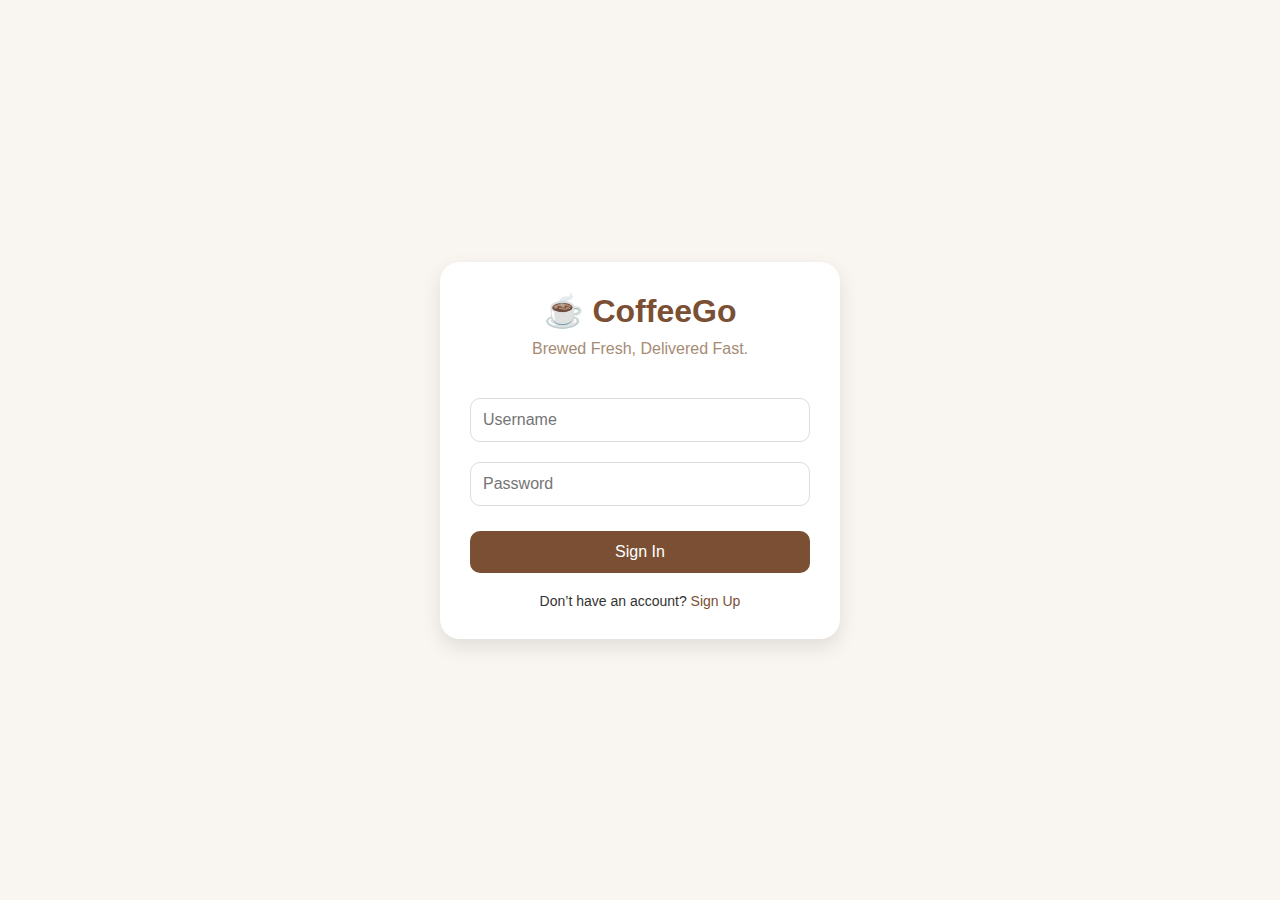
<file: index.html>
<!DOCTYPE html>
<html lang="en">
<head>
  <meta charset="UTF-8" />
  <meta name="viewport" content="width=device-width, initial-scale=1.0"/>
  <title>Coffee App - Login</title>
  <link rel="stylesheet" href="style.css" />
</head>
<body>
  <div class="login-container">
    <h1 class="brand">☕ CoffeeGo</h1>
    <p class="tagline">Brewed Fresh, Delivered Fast.</p>

    <input type="text" placeholder="Username" class="input-box" />
    <input type="password" placeholder="Password" class="input-box" />

    <button class="btn" onclick="location.href='home.html'">Sign In</button>
    
    <p class="signup-text">Don’t have an account? <a href="signup.html">Sign Up</a></p>
  </div>
</body>
</html>
</file>
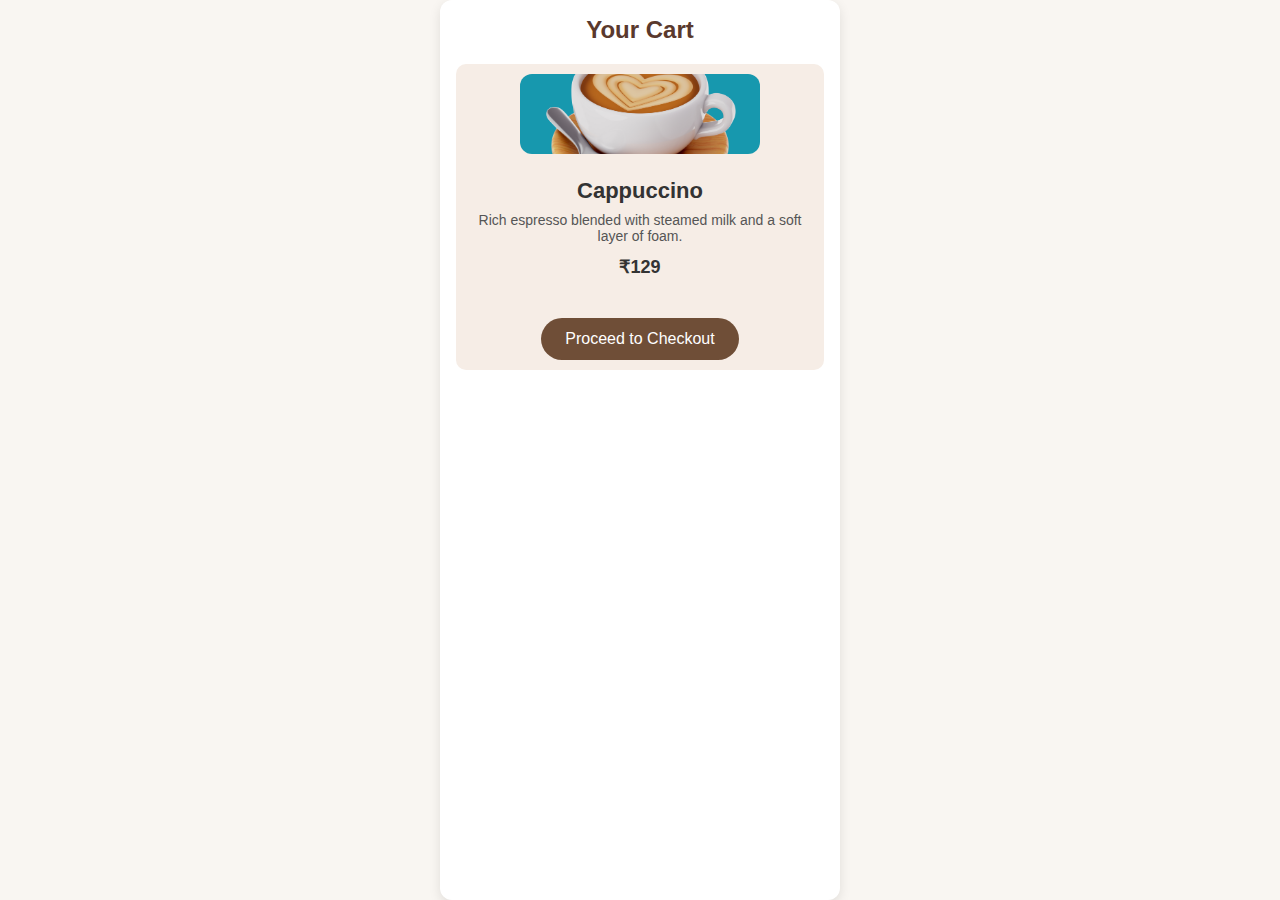
<file: cartcappuccino.html>
<!DOCTYPE html>
<html lang="en">
<head>
  <meta charset="UTF-8" />
  <meta name="viewport" content="width=device-width, initial-scale=1.0"/>
  <title>CoffeeGo - Cart</title>
  <link rel="stylesheet" href="style.css" />
</head>
<body>
  <div class="cart-container">
    <h2>Your Cart</h2>

    <div class="cart-item">
      <img src="10602107.jpg" alt="Cappuccino" class="cart-img" />
      <h3 class="cart-coffee-name">Cappuccino</h3>
      <p class="cart-coffee-desc">Rich espresso blended with steamed milk and a soft layer of foam.</p>
      <p class="cart-price">₹129</p>
      <a href="checkout.html"> <button class="checkout-btn">Proceed to Checkout</button></a>
     
    </div>
  </div>
</body>
</html>
</file>
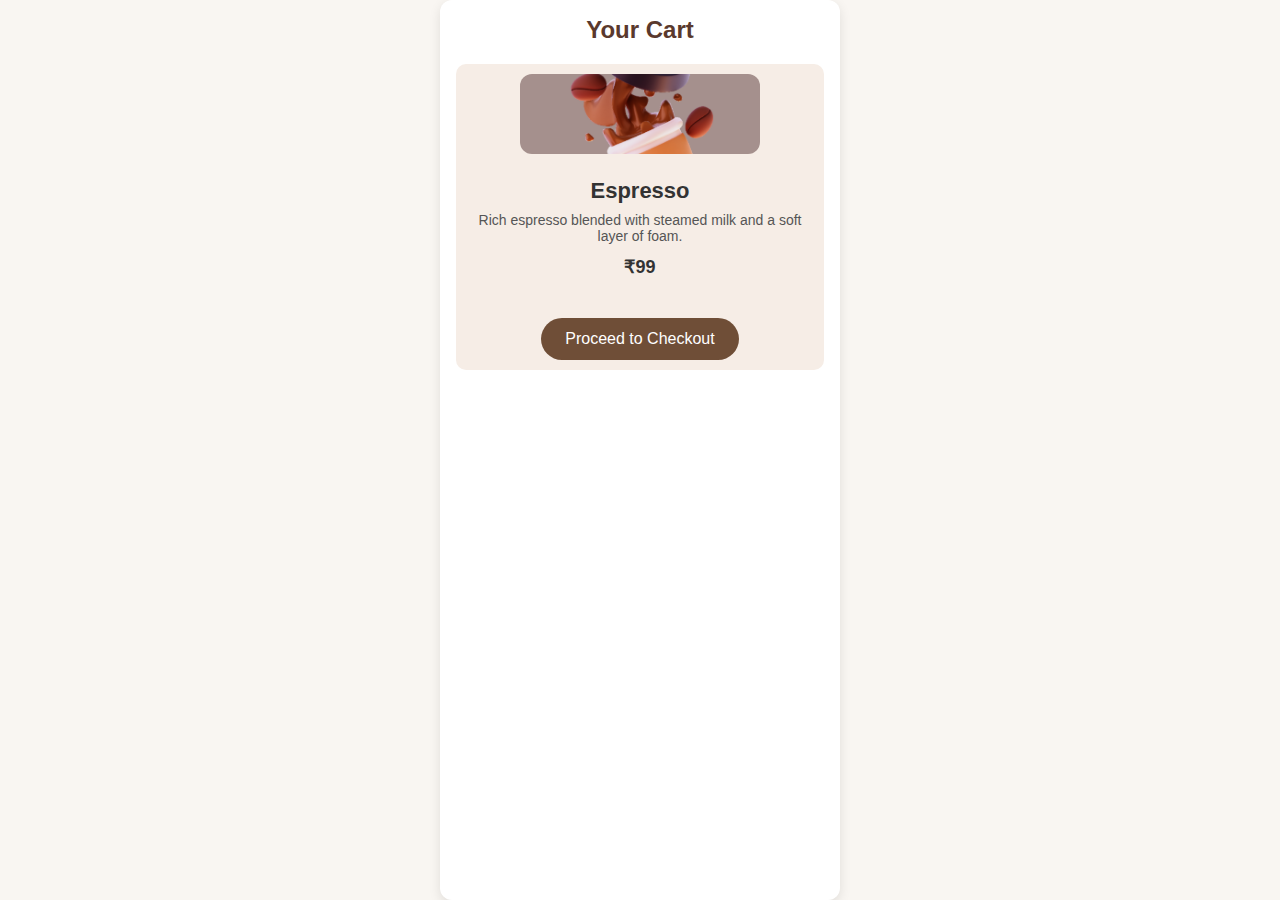
<file: cartespresso.html>
<!DOCTYPE html>
<html lang="en">
<head>
  <meta charset="UTF-8" />
  <meta name="viewport" content="width=device-width, initial-scale=1.0"/>
  <title>CoffeeGo - Cart</title>
  <link rel="stylesheet" href="style.css" />
</head>
<body>
  <div class="cart-container">
    <h2>Your Cart</h2>

    <div class="cart-item">
      <img src="52332f3d-b537-4c6e-b2c6-764a68017979.jpg" alt="Cappuccino" class="cart-img" />
      <h3 class="cart-coffee-name">Espresso</h3>
      <p class="cart-coffee-desc">Rich espresso blended with steamed milk and a soft layer of foam.</p>
      <p class="cart-price">₹99<p>
      <a href="checkout.html"> <button class="checkout-btn">Proceed to Checkout</button></a>
     
    </div>
  </div>
</body>
</html>
</file>
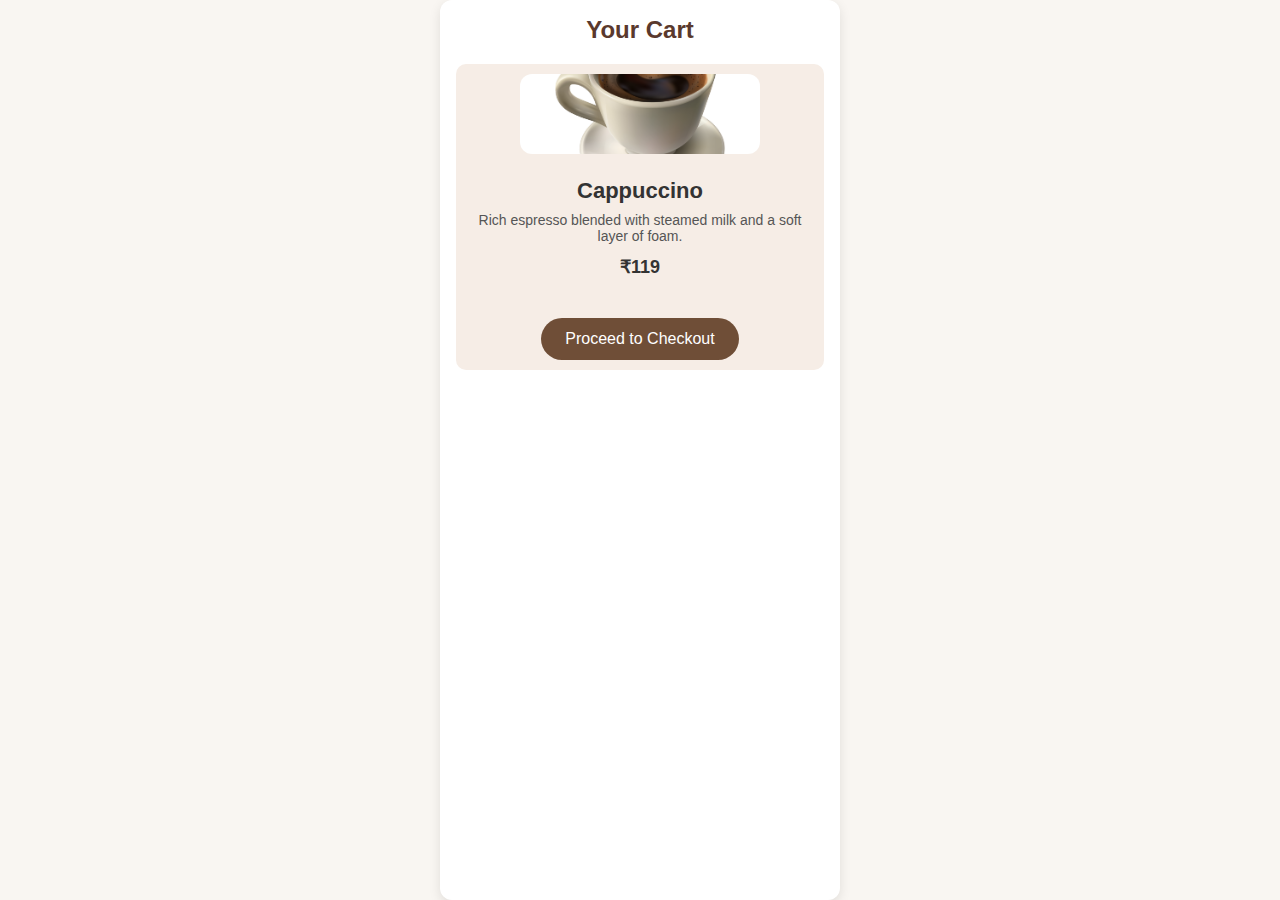
<file: cartlatte.html>
<!DOCTYPE html>
<html lang="en">
<head>
  <meta charset="UTF-8" />
  <meta name="viewport" content="width=device-width, initial-scale=1.0"/>
  <title>CoffeeGo - Cart</title>
  <link rel="stylesheet" href="style.css" />
</head>
<body>
  <div class="cart-container">
    <h2>Your Cart</h2>

    <div class="cart-item">
      <img src="1909.i305.022.P.m005.c20.realistic coffee set-02.jpg" alt="Cappuccino" class="cart-img" />
      <h3 class="cart-coffee-name">Cappuccino</h3>
      <p class="cart-coffee-desc">Rich espresso blended with steamed milk and a soft layer of foam.</p>
      <p class="cart-price">₹119</p>
      <a href="checkout.html"> <button class="checkout-btn">Proceed to Checkout</button></a>
     
    </div>
  </div>
</body>
</html>
</file>
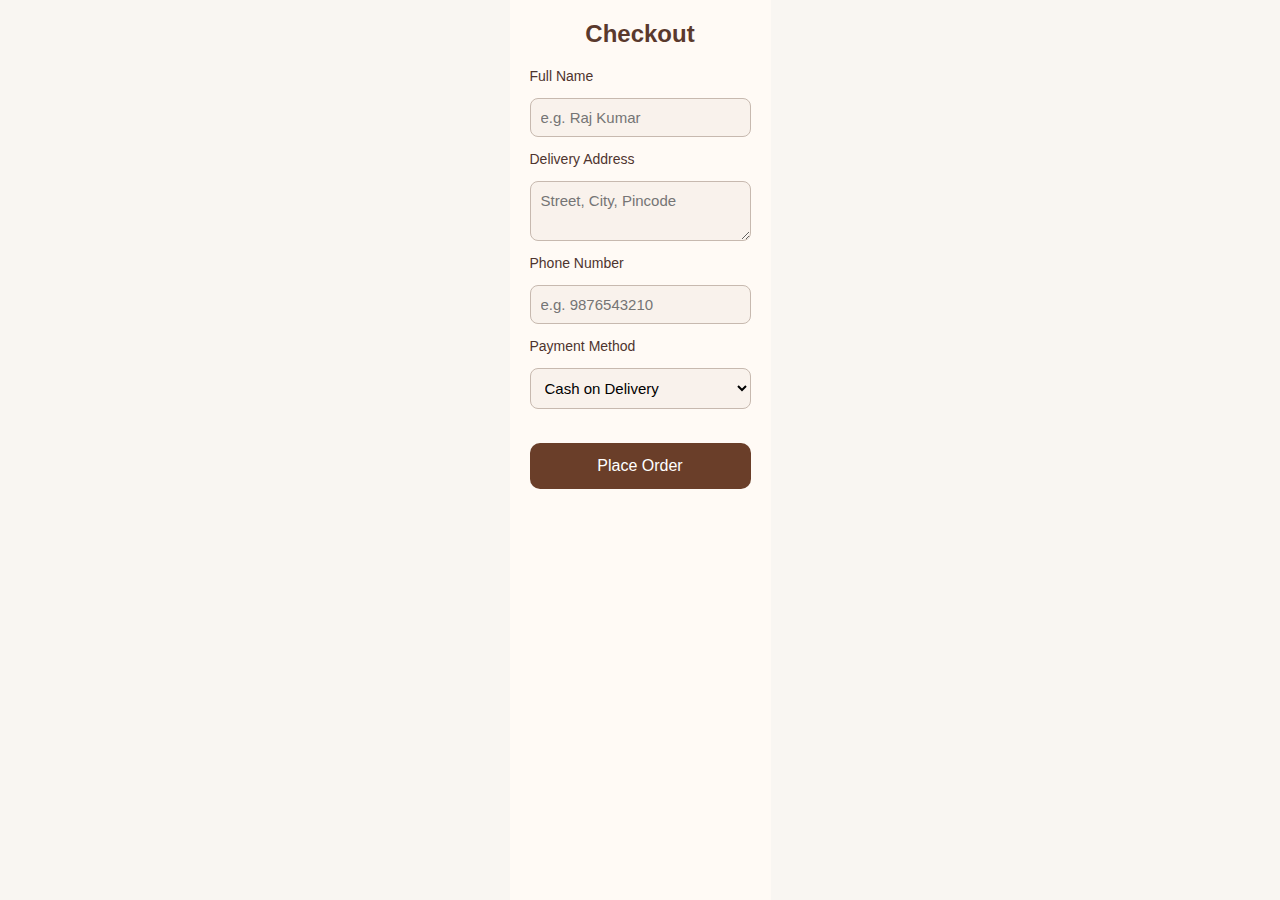
<file: checkout.html>
<!DOCTYPE html>
<html lang="en">
<head>
  <meta charset="UTF-8" />
  <meta name="viewport" content="width=device-width, initial-scale=1.0"/>
  <title>CoffeeGo - Checkout</title>
  <link rel="stylesheet" href="style.css" />
</head>
<body>
  <div class="checkout-container">
    <h2>Checkout</h2>

    <form class="checkout-form">
      <label for="name">Full Name</label>
      <input type="text" id="name" placeholder="e.g. Raj Kumar" required>

      <label for="address">Delivery Address</label>
      <textarea id="address" placeholder="Street, City, Pincode" required></textarea>

      <label for="phone">Phone Number</label>
      <input type="tel" id="phone" placeholder="e.g. 9876543210" required>

      <label for="payment">Payment Method</label>
      <select id="payment">
        <option>Cash on Delivery</option>
        <option>UPI</option>
        <option>Credit/Debit Card</option>
      </select>

      <button type="submit" class="place-order-btn" onclick="location.href='confirmation.html'">Place Order</button>
    </form>
  </div>
</body>
</html>
</file>
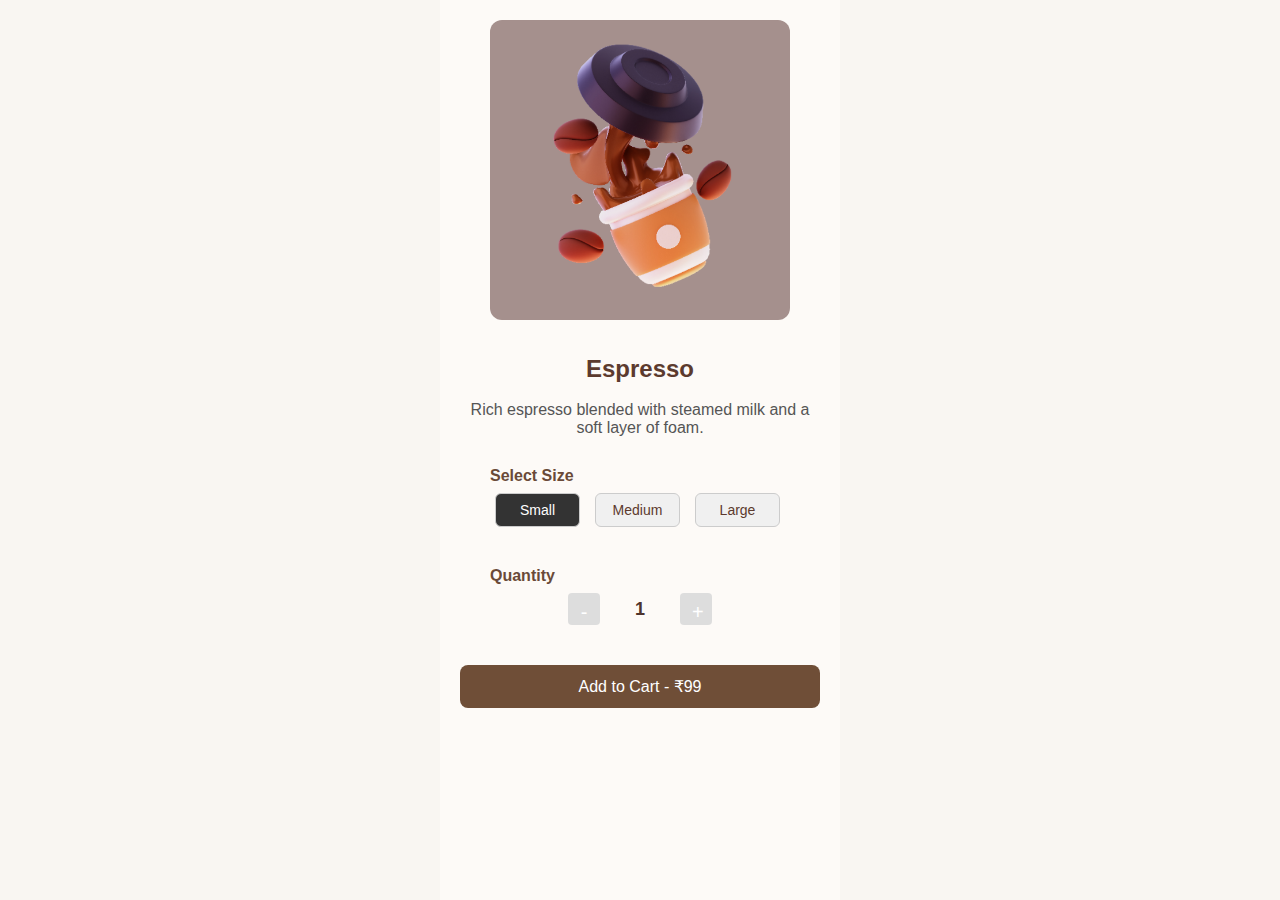
<file: detailscappucino.html>
<!DOCTYPE html>
<html lang="en">
<head>
  <meta charset="UTF-8" />
  <meta name="viewport" content="width=device-width, initial-scale=1.0"/>
  <title>CoffeeGo - Coffee Details</title>
  <link rel="stylesheet" href="style.css" />
  <style>
    /* Basic styles just for clarity */
    .details-container {
      padding: 20px;
      font-family: sans-serif;
      max-width: 400px;
      margin: auto;
    }

    .coffee-image {
      width: 100%;
      border-radius: 12px;
    }

    .coffee-name {
      font-size: 24px;
      margin-top: 15px;
    }

    .coffee-desc {
      color: #555;
      margin: 10px 0;
    }

    .options-group {
      margin: 20px 0;
    }

    .options .size-option {
      padding: 8px 16px;
      margin-right: 10px;
      border: 1px solid #ccc;
      border-radius: 6px;
      background-color: #f0f0f0;
      cursor: pointer;
    }

    .size-option.active {
      background-color: #333;
      color: white;
    }

    .quantity-selector {
      display: flex;
      align-items: center;
    }

    .qty-btn {
      width: 32px;
      height: 32px;
      font-size: 20px;
      border: none;
      background-color: #ddd;
      cursor: pointer;
      border-radius: 4px;
    }

    .qty-number {
      margin: 0 12px;
      font-size: 18px;
      width: 24px;
      text-align: center;
    }

    .add-cart-btn {
      margin-top: 20px;
      padding: 12px;
      width: 100%;
      font-size: 16px;
      background-color: #6f4e37;
      color: white;
      border: none;
      border-radius: 8px;
      cursor: pointer;
    }
  </style>
</head>
<body>
  <div class="details-container">
    <img class="coffee-image" src="52332f3d-b537-4c6e-b2c6-764a68017979.jpg" alt="Coffee" />

    <h2 class="coffee-name">Espresso</h2>
    <p class="coffee-desc">Rich espresso blended with steamed milk and a soft layer of foam.</p>

    <div class="options-group">
      <h4>Select Size</h4>
      <div class="options">
        <button class="size-option active">Small</button>
        <button class="size-option">Medium</button>
        <button class="size-option">Large</button>
      </div>
    </div>

    <div class="options-group">
      <h4>Quantity</h4>
      <div class="quantity-selector">
        <button class="qty-btn" onclick="changeQty(-1)">-</button>
        <span class="qty-number" id="qty">1</span>
        <button class="qty-btn" onclick="changeQty(1)">+</button>
      </div>
    </div>

    <button class="add-cart-btn" onclick="location.href='cartespresso.html'">Add to Cart - ₹<span id="price">99</span></button>
  </div>

  <script>
    let qty = 1;
    const basePrice = 99;

    function changeQty(amount) {
      qty += amount;
      if (qty < 1) qty = 1;
      document.getElementById("qty").innerText = qty;
      document.getElementById("price").innerText = basePrice * qty;
    }

    // Optional: make size selection interactive
    const sizeButtons = document.querySelectorAll(".size-option");
    sizeButtons.forEach(btn => {
      btn.addEventListener("click", () => {
        sizeButtons.forEach(b => b.classList.remove("active"));
        btn.classList.add("active");
      });
    });
  </script>
</body>
</html>
</file>
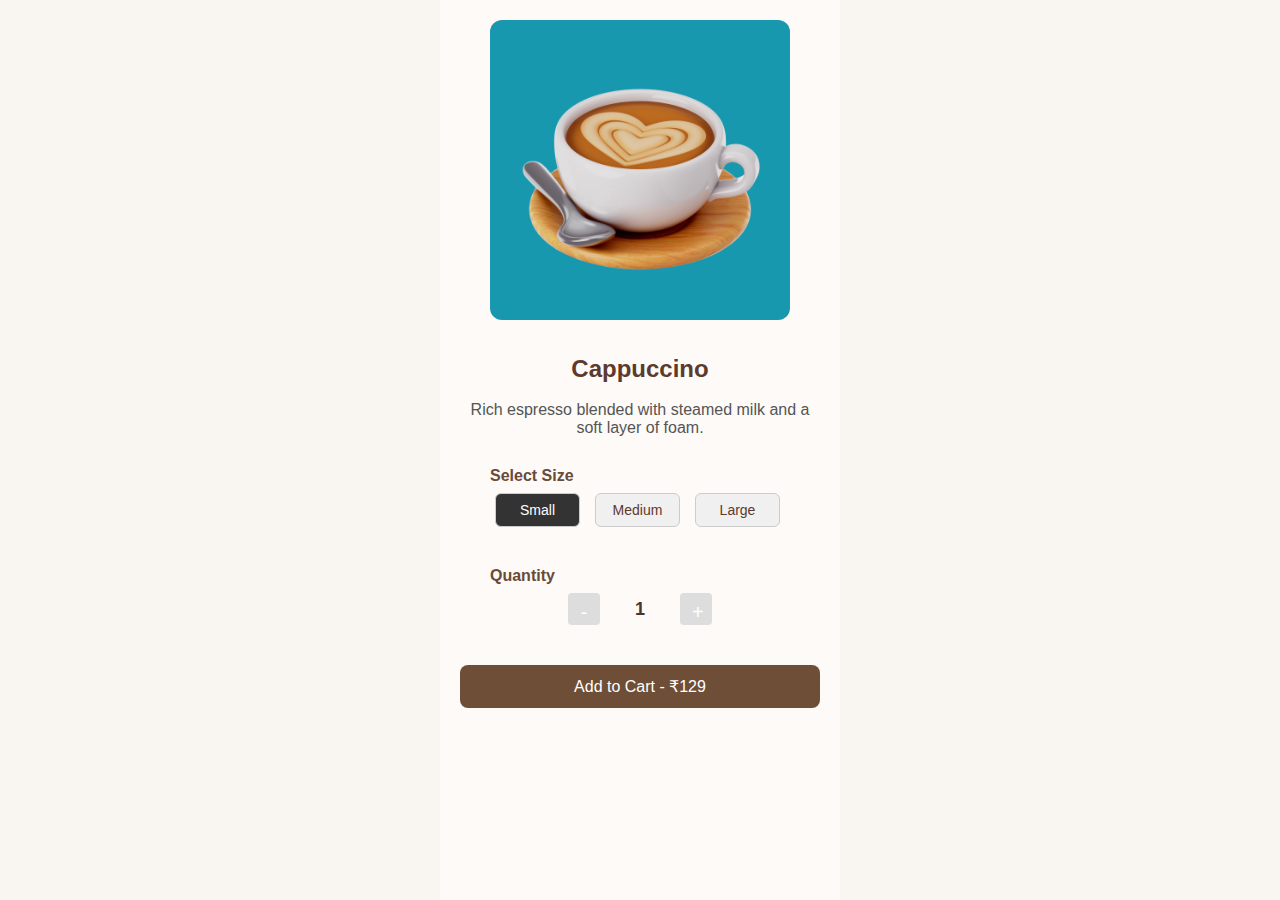
<file: detailsesspresso.html>
<!DOCTYPE html>
<html lang="en">
<head>
  <meta charset="UTF-8" />
  <meta name="viewport" content="width=device-width, initial-scale=1.0"/>
  <title>CoffeeGo - Coffee Details</title>
  <link rel="stylesheet" href="style.css" />
  <style>
    /* Basic styles just for clarity */
    .details-container {
      padding: 20px;
      font-family: sans-serif;
      max-width: 400px;
      margin: auto;
    }

    .coffee-image {
      width: 100%;
      border-radius: 12px;
    }

    .coffee-name {
      font-size: 24px;
      margin-top: 15px;
    }

    .coffee-desc {
      color: #555;
      margin: 10px 0;
    }

    .options-group {
      margin: 20px 0;
    }

    .options .size-option {
      padding: 8px 16px;
      margin-right: 10px;
      border: 1px solid #ccc;
      border-radius: 6px;
      background-color: #f0f0f0;
      cursor: pointer;
    }

    .size-option.active {
      background-color: #333;
      color: white;
    }

    .quantity-selector {
      display: flex;
      align-items: center;
    }

    .qty-btn {
      width: 32px;
      height: 32px;
      font-size: 20px;
      border: none;
      background-color: #ddd;
      cursor: pointer;
      border-radius: 4px;
    }

    .qty-number {
      margin: 0 12px;
      font-size: 18px;
      width: 24px;
      text-align: center;
    }

    .add-cart-btn {
      margin-top: 20px;
      padding: 12px;
      width: 100%;
      font-size: 16px;
      background-color: #6f4e37;
      color: white;
      border: none;
      border-radius: 8px;
      cursor: pointer;
    }
  </style>
</head>
<body>
  <div class="details-container">
    <img class="coffee-image" src="10602107.jpg" alt="Coffee" />

    <h2 class="coffee-name">Cappuccino</h2>
    <p class="coffee-desc">Rich espresso blended with steamed milk and a soft layer of foam.</p>

    <div class="options-group">
      <h4>Select Size</h4>
      <div class="options">
        <button class="size-option active">Small</button>
        <button class="size-option">Medium</button>
        <button class="size-option">Large</button>
      </div>
    </div>

    <div class="options-group">
      <h4>Quantity</h4>
      <div class="quantity-selector">
        <button class="qty-btn" onclick="changeQty(-1)">-</button>
        <span class="qty-number" id="qty">1</span>
        <button class="qty-btn" onclick="changeQty(1)">+</button>
      </div>
    </div>
    

    <button class="add-cart-btn" onclick="location.href='cartcappuccino.html'">Add to Cart - ₹<span id="price">129</span></button>
  </div>

  <script>
    let qty = 1;
    const basePrice = 129;

    function changeQty(amount) {
      qty += amount;
      if (qty < 1) qty = 1;
      document.getElementById("qty").innerText = qty;
      document.getElementById("price").innerText = basePrice * qty;
    }

    // Optional: make size selection interactive
    const sizeButtons = document.querySelectorAll(".size-option");
    sizeButtons.forEach(btn => {
      btn.addEventListener("click", () => {
        sizeButtons.forEach(b => b.classList.remove("active"));
        btn.classList.add("active");
      });
    });
  </script>
</body>
</html>
</file>
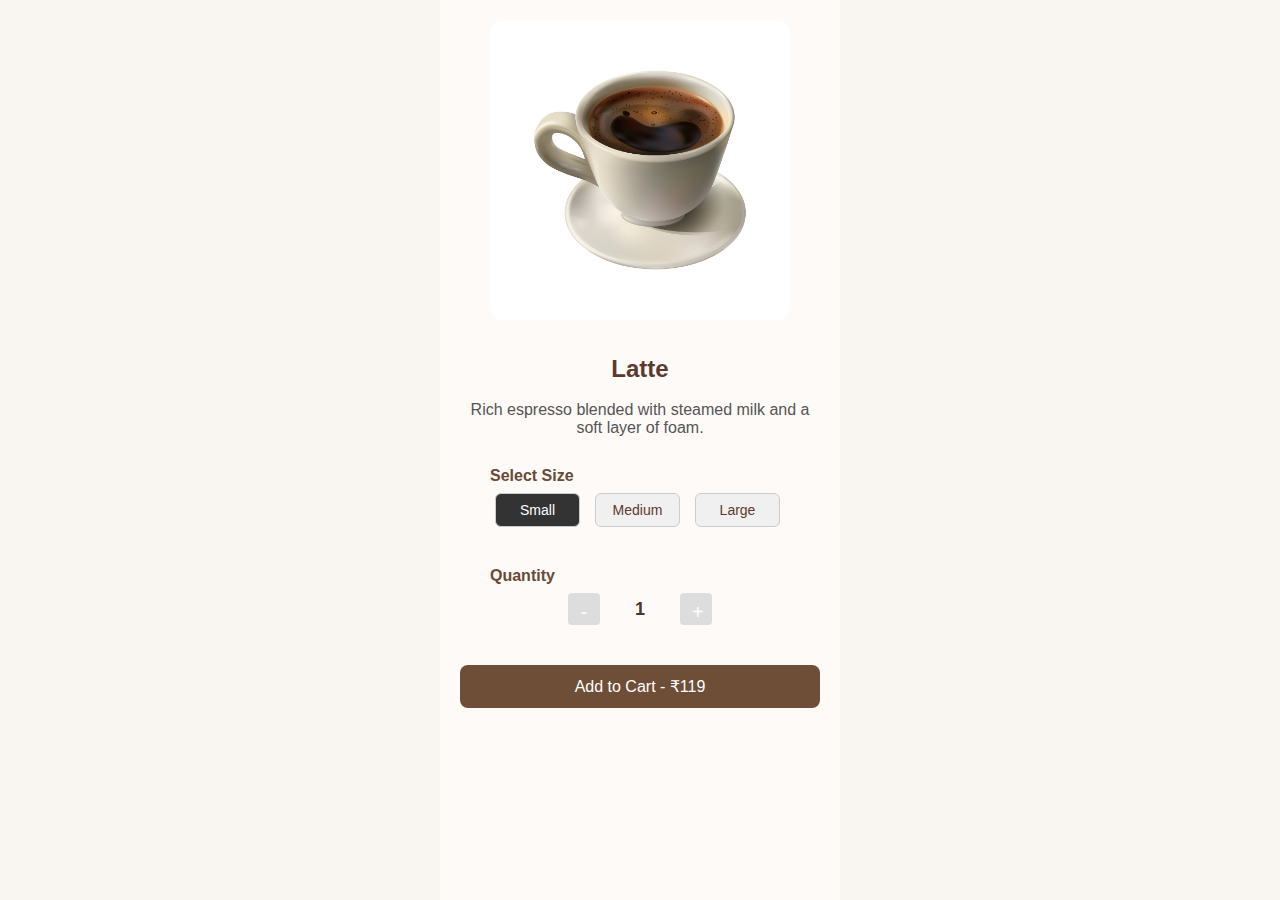
<file: detailslatte.html>
<!DOCTYPE html>
<html lang="en">
<head>
  <meta charset="UTF-8" />
  <meta name="viewport" content="width=device-width, initial-scale=1.0"/>
  <title>CoffeeGo - Coffee Details</title>
  <link rel="stylesheet" href="style.css" />
  <style>
    /* Basic styles just for clarity */
    .details-container {
      padding: 20px;
      font-family: sans-serif;
      max-width: 400px;
      margin: auto;
    }

    .coffee-image {
      width: 100%;
      border-radius: 12px;
    }

    .coffee-name {
      font-size: 24px;
      margin-top: 15px;
    }

    .coffee-desc {
      color: #555;
      margin: 10px 0;
    }

    .options-group {
      margin: 20px 0;
    }

    .options .size-option {
      padding: 8px 16px;
      margin-right: 10px;
      border: 1px solid #ccc;
      border-radius: 6px;
      background-color: #f0f0f0;
      cursor: pointer;
    }

    .size-option.active {
      background-color: #333;
      color: white;
    }

    .quantity-selector {
      display: flex;
      align-items: center;
    }

    .qty-btn {
      width: 32px;
      height: 32px;
      font-size: 20px;
      border: none;
      background-color: #ddd;
      cursor: pointer;
      border-radius: 4px;
    }

    .qty-number {
      margin: 0 12px;
      font-size: 18px;
      width: 24px;
      text-align: center;
    }

    .add-cart-btn {
      margin-top: 20px;
      padding: 12px;
      width: 100%;
      font-size: 16px;
      background-color: #6f4e37;
      color: white;
      border: none;
      border-radius: 8px;
      cursor: pointer;
    }
  </style>
</head>
<body>
  <div class="details-container">
    <img class="coffee-image" src="1909.i305.022.P.m005.c20.realistic coffee set-02.jpg" alt="Coffee" />

    <h2 class="coffee-name">Latte</h2>
    <p class="coffee-desc">Rich espresso blended with steamed milk and a soft layer of foam.</p>

    <div class="options-group">
      <h4>Select Size</h4>
      <div class="options">
        <button class="size-option active">Small</button>
        <button class="size-option">Medium</button>
        <button class="size-option">Large</button>
      </div>
    </div>

    <div class="options-group">
      <h4>Quantity</h4>
      <div class="quantity-selector">
        <button class="qty-btn" onclick="changeQty(-1)">-</button>
        <span class="qty-number" id="qty">1</span>
        <button class="qty-btn" onclick="changeQty(1)">+</button>
      </div>
    </div>

    <button class="add-cart-btn" onclick="location.href='cartlatte.html'">Add to Cart - ₹<span id="price">119</span></button>
  </div>

  <script>
    let qty = 1;
    const basePrice = 119;

    function changeQty(amount) {
      qty += amount;
      if (qty < 1) qty = 1;
      document.getElementById("qty").innerText = qty;
      document.getElementById("price").innerText = basePrice * qty;
    }

    // Optional: make size selection interactive
    const sizeButtons = document.querySelectorAll(".size-option");
    sizeButtons.forEach(btn => {
      btn.addEventListener("click", () => {
        sizeButtons.forEach(b => b.classList.remove("active"));
        btn.classList.add("active");
      });
    });
  </script>
</body>
</html>
</file>
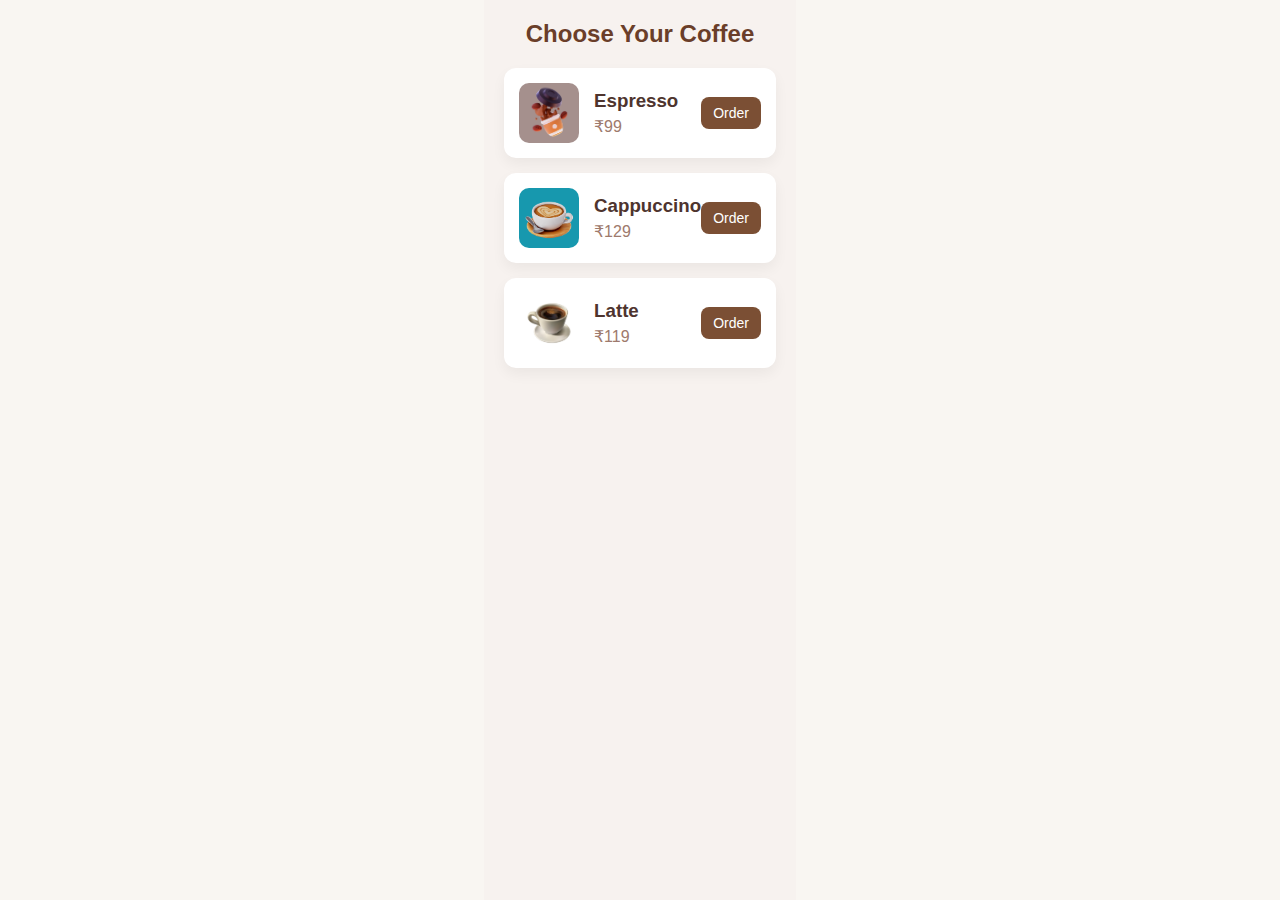
<file: home.html>
<!DOCTYPE html>
<html lang="en">
<head>
  <meta charset="UTF-8" />
  <meta name="viewport" content="width=device-width, initial-scale=1.0"/>
  <title>CoffeeGo - Menu</title>
  <link rel="stylesheet" href="style.css" />
</head>
<body>
  <div class="menu-container">
    <h2 class="menu-title">Choose Your Coffee</h2>

    <div class="coffee-card">
      <img src="52332f3d-b537-4c6e-b2c6-764a68017979.jpg" alt="Espresso" />
      <div class="coffee-info">
        <h3>Espresso</h3>
        <p>₹99</p>
      </div>
      <button onclick="location.href='detailscappucino.html'">Order</button>
    </div>

    <div class="coffee-card">
      <img src="10602107.jpg" alt="Cappuccino" />
      <div class="coffee-info">
        <h3>Cappuccino</h3>
        <p>₹129</p>
      </div>
      <button onclick="location.href='detailsesspresso.html'">Order</button>
    </div>

    <div class="coffee-card">
      <img src="1909.i305.022.P.m005.c20.realistic coffee set-02.jpg" alt="Latte" />
      <div class="coffee-info">
        <h3>Latte</h3>
        <p>₹119</p>
      </div>
      <button onclick="location.href='detailslatte.html'">Order</button>
    </div>
  </div>
</body>
</html>
</file>
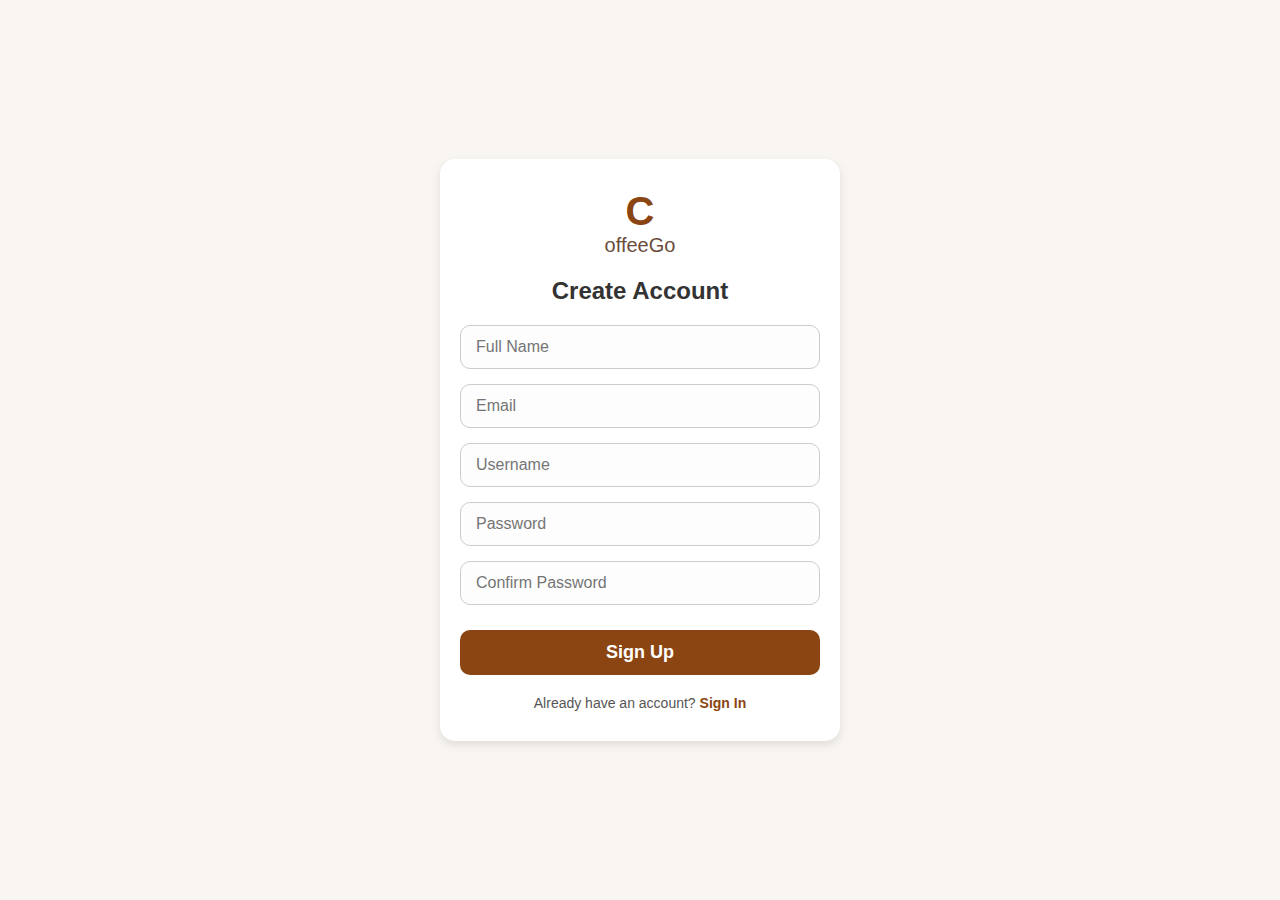
<file: signup.html>
<!DOCTYPE html>
<html lang="en">
<head>
  <meta charset="UTF-8" />
  <meta name="viewport" content="width=device-width, initial-scale=1.0"/>
  <title>Sign Up - CoffeeGo</title>
  <link rel="stylesheet" href="style.css" />
</head>
<body>
  <div class="container">
    <div class="logo">C</div>
    <div class="subtitle">offeeGo</div>

    <h2 class="signup-heading">Create Account</h2>

    <div class="input-field">
      <input type="text" placeholder="Full Name" required />
    </div>

    <div class="input-field">
      <input type="email" placeholder="Email" required />
    </div>

    <div class="input-field">
      <input type="text" placeholder="Username" required />
    </div>

    <div class="input-field">
      <input type="password" placeholder="Password" required />
    </div>

    <div class="input-field">
      <input type="password" placeholder="Confirm Password" required />
    </div>

    <button class="login-btn" onclick="location.href='home.html'">Sign Up</button>

    <div class="signup">
      Already have an account? <a href="index.html">Sign In</a>
    </div>
  </div>
</body>
</html>
</file>
<file: style.css>
* {
  margin: 0;
  padding: 0;
  box-sizing: border-box;
  font-family: 'Segoe UI', sans-serif;
}

body {
  background: #f7f2ef;
  display: flex;
  justify-content: center;
  align-items: center;
  height: 100vh;
}

.login-container {
  width: 90%;
  max-width: 400px;
  background: white;
  padding: 30px;
  border-radius: 20px;
  box-shadow: 0 8px 20px rgba(0, 0, 0, 0.1);
  text-align: center;
}

.brand {
  font-size: 32px;
  color: #7b4f34;
  margin-bottom: 10px;
}

.tagline {
  color: #a68b74;
  margin-bottom: 30px;
}

.input-box {
  width: 100%;
  padding: 12px;
  margin: 10px 0;
  border: 1px solid #ddd;
  border-radius: 10px;
  font-size: 16px;
}

.btn {
  width: 100%;
  padding: 12px;
  background: #7b4f34;
  color: white;
  border: none;
  border-radius: 10px;
  font-size: 16px;
  margin-top: 15px;
  cursor: pointer;
}

.btn:hover {
  background: #6a3e29;
}

.signup-text {
  margin-top: 20px;
  font-size: 14px;
}

.signup-text a {
  color: #7b4f34;
  text-decoration: none;
}
.menu-container {
  padding: 20px;
  background: #f7f2ef;
  min-height: 100vh;
}

.menu-title {
  text-align: center;
  color: #6a3e29;
  margin-bottom: 20px;
}

.coffee-card {
  background: white;
  border-radius: 12px;
  padding: 15px;
  display: flex;
  align-items: center;
  margin-bottom: 15px;
  box-shadow: 0 6px 14px rgba(0, 0, 0, 0.05);
}

.coffee-card img {
  width: 60px;
  height: 60px;
  border-radius: 10px;
  margin-right: 15px;
}

.coffee-info {
  flex-grow: 1;
}

.coffee-info h3 {
  margin: 0;
  color: #4e342e;
}

.coffee-info p {
  margin: 5px 0 0;
  color: #9e7a6d;
}

.coffee-card button {
  padding: 8px 12px;
  background: #7b4f34;
  color: white;
  border: none;
  border-radius: 8px;
  font-size: 14px;
  cursor: pointer;
}

.coffee-card button:hover {
  background: #5c3722;
}
.details-container {
  padding: 20px;
  background-color: #fdfaf7;
  min-height: 100vh;
  display: flex;
  flex-direction: column;
  align-items: center;
}

.coffee-image {
  width: 100%;
  max-width: 300px;
  border-radius: 12px;
  margin-bottom: 20px;
}

.coffee-name {
  color: #5c3a2e;
  margin-bottom: 8px;
}

.coffee-desc {
  color: #7d5d50;
  text-align: center;
  margin-bottom: 20px;
  padding: 0 10px;
}

.options-group {
  width: 100%;
  max-width: 300px;
  margin-bottom: 20px;
}

.options-group h4 {
  margin-bottom: 8px;
  color: #6a4a38;
}

.options {
  display: flex;
  justify-content: space-between;
}

.size-option {
  padding: 10px 16px;
  background: #e8d9ce;
  border: none;
  border-radius: 8px;
  font-size: 14px;
  color: #5c3a2e;
  cursor: pointer;
  flex: 1;
  margin: 0 5px;
}

.size-option.active {
  background: #5c3a2e;
  color: white;
}

.quantity-selector {
  display: flex;
  justify-content: center;
  align-items: center;
  gap: 16px;
}

.qty-btn {
  background-color: #c2a78e;
  border: none;
  padding: 8px 12px;
  border-radius: 6px;
  font-size: 16px;
  color: white;
  cursor: pointer;
}

.qty-number {
  font-size: 18px;
  font-weight: bold;
  color: #4e342e;
}

.add-cart-btn {
  margin-top: 30px;
  background: #6a3e29;
  color: white;
  padding: 14px 28px;
  border: none;
  border-radius: 10px;
  font-size: 16px;
  cursor: pointer;
}

.add-cart-btn:hover {
  background: #542f1d;
}
.cart-container {
  padding: 20px;
  background-color: #fffaf5;
  min-height: 100vh;
}

.cart-container h2 {
  text-align: center;
  margin-bottom: 20px;
  color: #5a392d;
}

.cart-item {
  display: flex;
  align-items: center;
  background: #f6ede6;
  border-radius: 10px;
  padding: 10px;
  margin-bottom: 15px;
}

.cart-img {
  width: 80px;
  height: 80px;
  border-radius: 10px;
  object-fit: cover;
}

.cart-info {
  flex: 1;
  margin-left: 12px;
}

.cart-info h4 {
  margin: 0;
  color: #4e342e;
}

.cart-info p {
  margin: 4px 0;
  font-size: 14px;
  color: #6a4a38;
}

.cart-qty {
  display: flex;
  flex-direction: column;
  align-items: center;
  gap: 5px;
}

.cart-summary {
  margin-top: 30px;
  background: #f3e7dd;
  padding: 15px;
  border-radius: 10px;
  color: #4e342e;
}

.cart-summary p,
.cart-summary h3 {
  margin: 6px 0;
  text-align: right;
}

.checkout-btn {
  margin-top: 20px;
  width: 100%;
  padding: 14px;
  background: #6a3e29;
  color: white;
  font-size: 16px;
  border: none;
  border-radius: 10px;
  cursor: pointer;
}

.checkout-btn:hover {
  background: #542f1d;
}
.checkout-container {
  padding: 20px;
  background-color: #fffaf5;
  min-height: 100vh;
}

.checkout-container h2 {
  text-align: center;
  margin-bottom: 20px;
  color: #5a392d;
}

.checkout-form {
  display: flex;
  flex-direction: column;
  gap: 14px;
}

.checkout-form label {
  font-size: 14px;
  color: #4e342e;
}

.checkout-form input,
.checkout-form textarea,
.checkout-form select {
  padding: 10px;
  border: 1px solid #c7b9af;
  border-radius: 8px;
  font-size: 15px;
  background: #f9f2ec;
}

.checkout-form textarea {
  resize: vertical;
  min-height: 60px;
}

.place-order-btn {
  margin-top: 20px;
  width: 100%;
  padding: 14px;
  background: #6a3e29;
  color: white;
  font-size: 16px;
  border: none;
  border-radius: 10px;
  cursor: pointer;
}

.place-order-btn:hover {
  background: #542f1d;
}

.confirmation-container {
  padding: 30px 20px;
  text-align: center;
  min-height: 100vh;
  background: #fff8f2;
  display: flex;
  flex-direction: column;
  align-items: center;
  justify-content: center;
}

.success-icon {
  width: 100px;
  height: 100px;
  margin-bottom: 20px;
}

.confirmation-container h2 {
  font-size: 28px;
  color: #5a392d;
  margin-bottom: 10px;
}

.confirmation-container p {
  font-size: 16px;
  color: #6d4c41;
  margin: 5px 0;
}

.home-btn {
  margin-top: 25px;
  padding: 12px 24px;
  font-size: 16px;
  background: #6a3e29;
  color: #fff;
  border: none;
  border-radius: 8px;
  cursor: pointer;
}

.home-btn:hover {
  background: #4d2a1c;
}


/* Reset & base */
* {
  margin: 0;
  padding: 0;
  box-sizing: border-box;
  font-family: 'Segoe UI', sans-serif;
}

body {
  background-color: #f7f6f3;
  color: #333;
  padding: 20px;
}

/* Container */
h2 {
  text-align: center;
  font-size: 24px;
  margin-bottom: 20px;
}

hr {
  border: none;
  height: 1px;
  background-color: #ddd;
  margin: 20px 0;
}


body {
  font-family: 'Arial', sans-serif;
  margin: 0;
  padding: 0;
  background-color: #fdfdfd;
}

.cart-container {
  max-width: 400px;
  margin: 20px auto;
  padding: 16px;
  background-color: #fff;
  border-radius: 12px;
  box-shadow: 0 4px 12px rgba(0,0,0,0.1);
  display: flex;
  flex-direction: column;
  align-items: center;
}

.cart-item {
  display: flex;
  flex-direction: column;
  align-items: center;
  text-align: center;
}

.cart-img {
  width: 100%;
  max-width: 240px;
  border-radius: 12px;
  margin-bottom: 16px;
}

.cart-coffee-name {
  font-size: 22px;
  margin: 8px 0;
}

.cart-coffee-desc {
  font-size: 14px;
  color: #555;
  margin-bottom: 12px;
}

.cart-price {
  font-size: 18px;
  font-weight: bold;
  margin-bottom: 20px;
}

.checkout-btn {
  padding: 12px 24px;
  background-color: #6f4e37;
  color: white;
  border: none;
  border-radius: 25px;
  font-size: 16px;
  cursor: pointer;
  transition: background-color 0.3s ease;
}

.checkout-btn:hover {
  background-color: #4e342e;
}


/* Reset & Base */
* {
  margin: 0;
  padding: 0;
  box-sizing: border-box;
}

body {
  font-family: 'Segoe UI', sans-serif;
  background-color: #f9f6f2;
  color: #333;
  display: flex;
  justify-content: center;
  align-items: center;
  min-height: 100vh;
}

/* Container */
.container {
  width: 90%;
  max-width: 400px;
  background-color: #fff;
  padding: 30px 20px;
  border-radius: 15px;
  box-shadow: 0 4px 10px rgba(0,0,0,0.1);
  text-align: center;
}

/* Logo & Subtitle */
.logo {
  font-size: 40px;
  font-weight: bold;
  color: #8B4513; /* coffee color */
}

.subtitle {
  font-size: 20px;
  margin-bottom: 20px;
  color: #6b4c3b;
}

/* Heading */
.signup-heading {
  font-size: 24px;
  margin-bottom: 20px;
  color: #333;
}

/* Input Fields */
.input-field {
  margin-bottom: 15px;
  text-align: left;
}

.input-field input {
  width: 100%;
  padding: 12px 15px;
  border: 1px solid #ccc;
  border-radius: 10px;
  font-size: 16px;
  background-color: #fdfdfd;
  transition: border 0.3s;
}

.input-field input:focus {
  border-color: #8B4513;
  outline: none;
}

/* Sign Up Button */
.login-btn {
  width: 100%;
  padding: 12px;
  background-color: #8B4513;
  color: white;
  font-size: 18px;
  font-weight: 600;
  border: none;
  border-radius: 10px;
  cursor: pointer;
  margin-top: 10px;
  transition: background 0.3s;
}

.login-btn:hover {
  background-color: #73422f;
}

/* Footer Link */
.signup {
  margin-top: 20px;
  font-size: 14px;
  color: #555;
}

.signup a {
  color: #8B4513;
  text-decoration: none;
  font-weight: 600;
}

.signup a:hover {
  text-decoration: underline;
}
</file>
